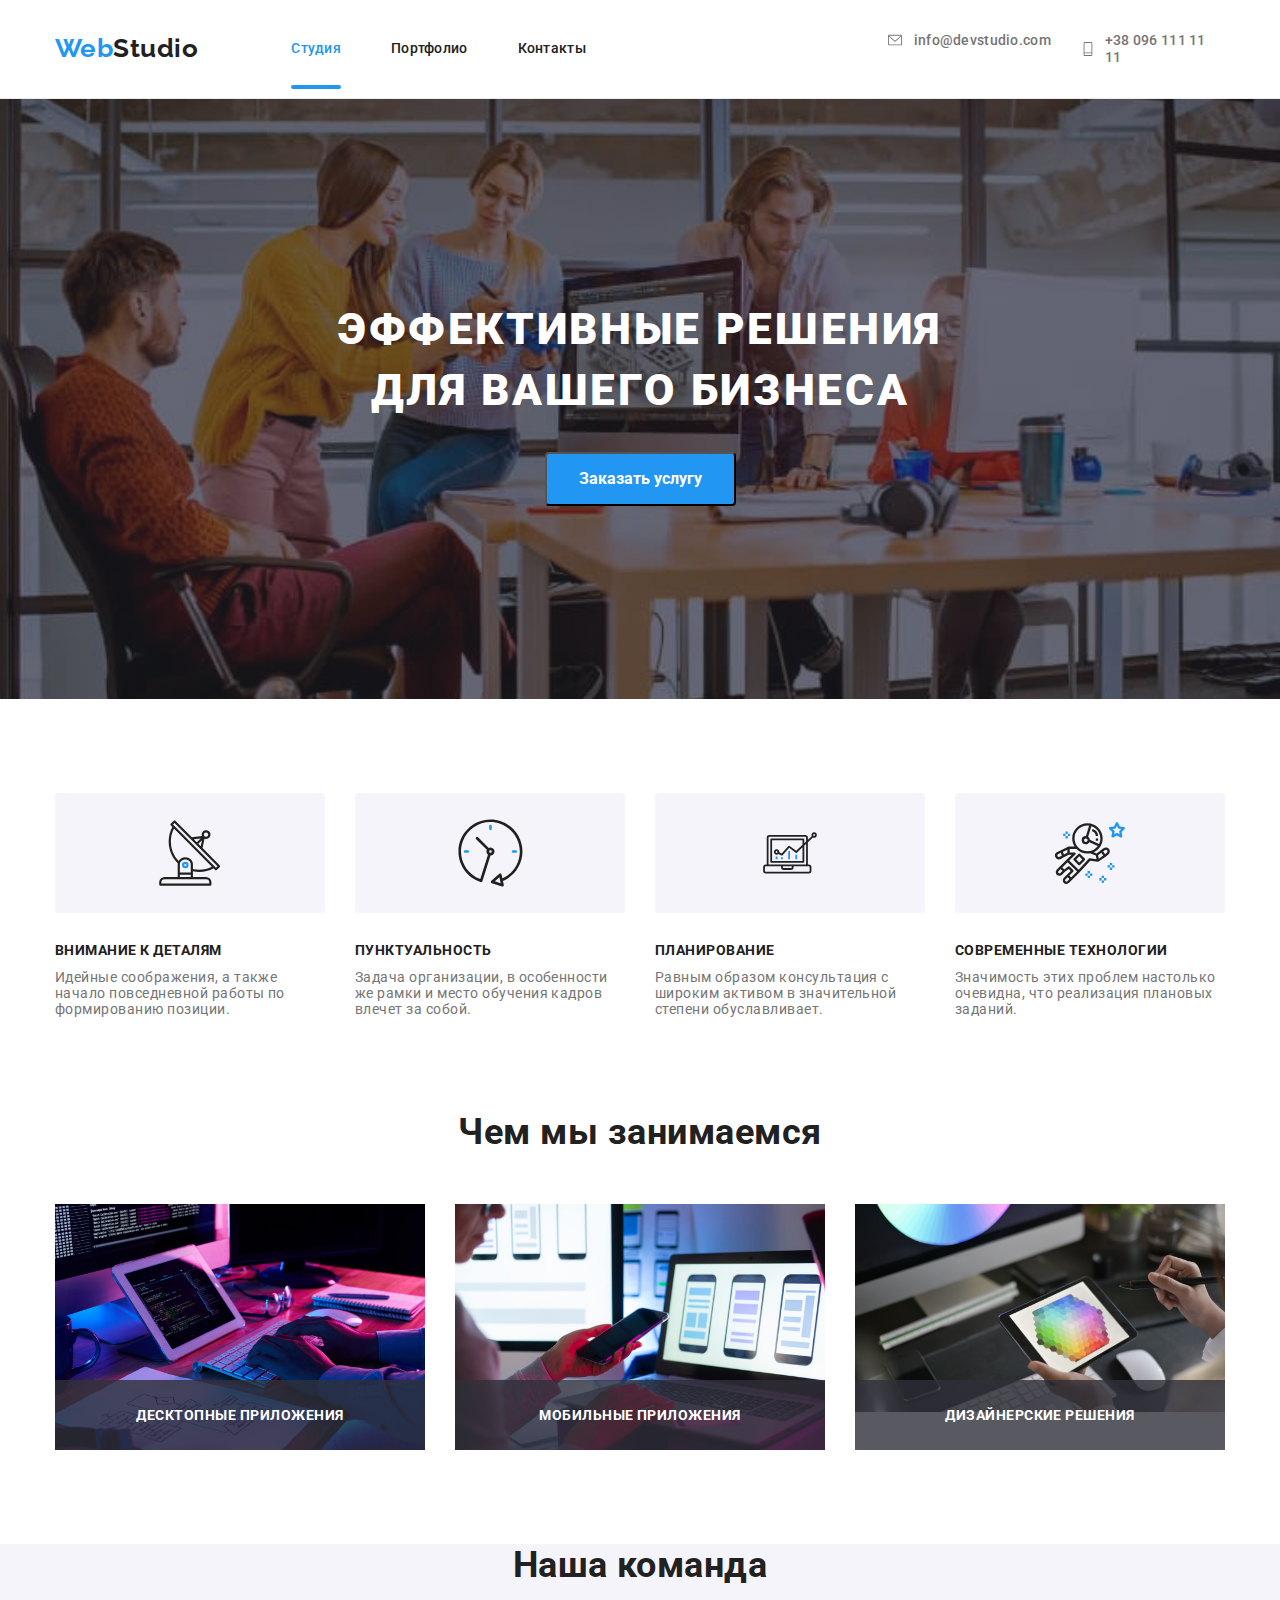
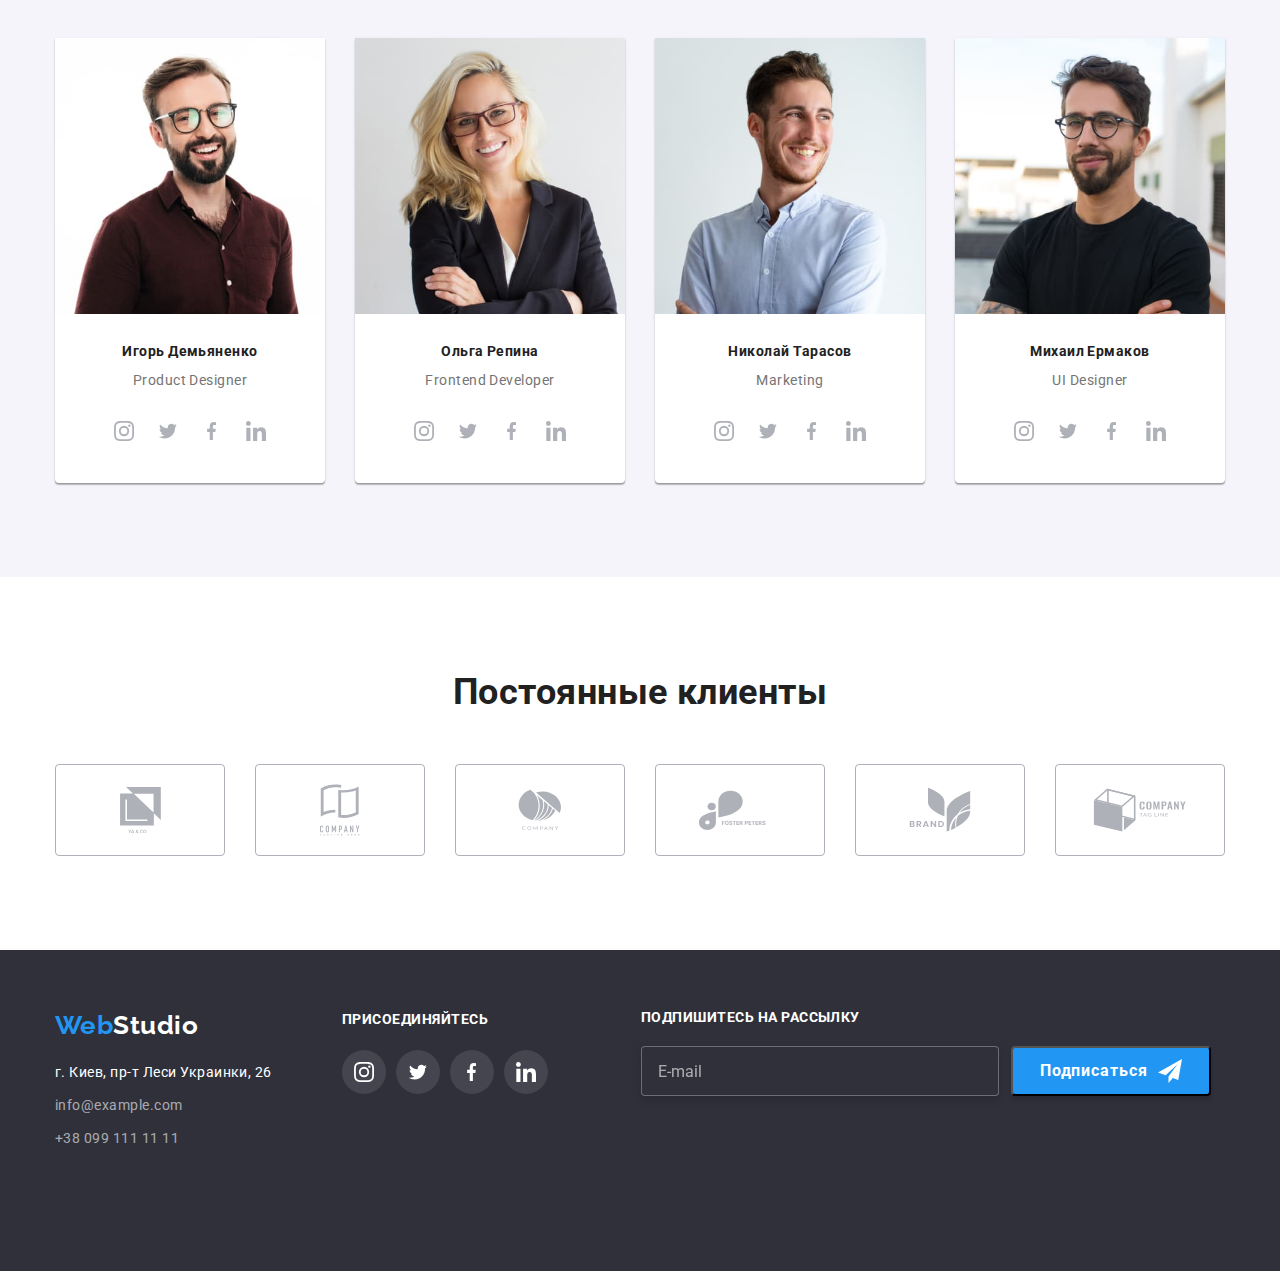
<file: index.html>
<!DOCTYPE html>
<html lang="ru">

<head>
    <meta charset="UTF-8">
    <meta http-equiv="X-UA-Compatible" content="IE=edge">
    <meta name="viewport" content="width=device-width, initial-scale=1.0">
    <title>Web Studio</title>
    <link href="https://fonts.googleapis.com/css2?family=Raleway:wght@700&family=Roboto:wght@400;500;700;900&display=swap"
        rel="stylesheet">
    <link rel="stylesheet" href="https://cdnjs.cloudflare.com/ajax/libs/modern-normalize/1.0.0/modern-normalize.min.css" />
    <link rel="stylesheet" href="./css/main.min.css">
</head>

<body>
    <!-- Header -->
    <header class="header">

        <div class="header__block container">
           <nav class="nav">
            <a href="#" class="nav__logo">Web<span class="nav__logo--span">Studio</span></a>
                </nav>
        <button 
            type="button" 
            class="header__button" 
            aria-expanded="false" 
            aria-controls="menu-container"
            data-menu-button>

                <svg class="header__icon" width="24" height="18" aria-label="Переключатель мобильного меню">
                    <use href="./image/icons1.svg#icon-icon-menu" class="header__icon--menu" ></use>
                    <use href="./image/icons1.svg#icon-icon-close" class="header__icon--close"></use>
                </svg>
            </button>    
           
                
            <!-- Content menu -header -->
            <div class="header__menu" id="menu-container" data-menu>
       
                <ul class="site-nav">
                    <li class="site-nav__item"><a href="./index.html" class="site-nav__link site-nav__link--current">Студия</a></li>
                    <li class="site-nav__item"><a href="./portfolio.html" class="site-nav__link">Портфолио</a></li>
                    <li class="site-nav__item"><a href="#" class="site-nav__link">Контакты</a></li>
                </ul>
            
                
                <ul class="auth">
                    <li class="auth__item">
                        <a href="mailto:info@devstudio.com" class="auth__link auth__link--email">
                
                            <svg class="auth__icon auth__icon--email">
                                <use href="./image/icons1.svg#icon-email"></use>
                            </svg>info@devstudio.com</a>
                    </li>
                
                    <li class="auth__item">
                        <a href="tel:+380961111111" class="auth__link auth__link--tel">
                
                            <svg class="auth__icon auth__icon--tel">
                                <use href="./image/icons1.svg#icon-tel"></use>
                            </svg>+38 096 111 11 11</a>
                    </li>
                </ul>

              <ul class="social-network">
                <li class="social-network__item"><a href="#" class="social-network__link">Instagram</a></li>
                <li class="social-network__item"><a href="#" class="social-network__link">Twitter</a></li>
                <li class="social-network__item"><a href="#" class="social-network__link">Facebook</a></li>
                <li class="social-network__item"><a href="#" class="social-network__link">Linkedin</a></li>
              </ul>
            
            </div> 
        </div>

    </header>
    <!-- Main -->
    <main>
        <!-- Hero-->
        <section class="hero">
            <h1 class="hero__title">Эффективные решения для вашего бизнеса</h1>
            <button type="button" class="hero__button" data-modal-open>Заказать услугу</button>
        </section>
        <!-- First section  -->
        <section class="section section-description">
            <div class="container">
            <h2 class="section-title display-none">Наши преимущества</h2>
            <ul class="section-description__list">

                <li class="section-description__item">

                    <div class="section-description__sprite">
                        <svg class="icon" width="65.32" height="70">
                            <use href="./image/icons1.svg#icon-antenna"></use>
                        </svg>
                    </div>

                    <h3 class="section-description__title">Внимание к деталям</h3>
                    <p class="section-description__text">Идейные соображения, а также начало повседневной работы по формированию позиции.</p>
                </li> 

                <li class="section-description__item">

                    <div class="section-description__sprite">
                        <svg class="icon" width="66.96" height="70">
                            <use href="./image/icons1.svg#icon-clock"></use>
                        </svg>
                    </div>

                    <h3 class="section-description__title" >Пунктуальность</h3>
                    <p class="section-description__text">Задача организации, в особенности же рамки и место обучения кадров влечет за собой.</p>
                </li>

                <li class="section-description__item">

                    <div class="section-description__sprite">
                        <svg class="icon" width="70" height="53.69">
                            <use href="./image/icons1.svg#icon-diagram"></use>
                        </svg>
                    </div>
                    
                    <h3 class="section-description__title">Планирование</h3>
                    <p class="section-description__text">Равным образом консультация с широким активом в значительной степени обуславливает.</p>
                </li>

                <li class="section-description__item">

                    <div class="section-description__sprite">
                        <svg class="icon" width="70" height="70">
                            <use href="./image/icons1.svg#icon-astronaut"></use>
                        </svg>
                    </div>

                    <h3 class="section-description__title">Современные технологии</h3>
                    <p class="section-description__text">Значимость этих проблем настолько очевидна, что реализация плановых заданий.</p>
                </li>
            </ul>
        </div>
        </section>

        <!-- Second section -->

        <section class="section section-photo">
            <div class="container">
            <h2 class="section-title">Чем мы занимаемся</h2>
            
            <ul class="section-photo__work">

                <li class="section-photo__item">
                    <img 
                    srcset="./image/eff34a388bbc6409758a002e5a58c3ca(1).jpg 1x, ./image/first-second.2x.jpg 2x"
                    src="./image/eff34a388bbc6409758a002e5a58c3ca(1).jpg" 
                    alt="Компьютер" 
                    width="370">
                    <p class="section-photo__text">Десктопные приложения</p>
                </li>
                   
                <li class="section-photo__item">
                    <img 
                    srcset="./image/(2)fe209b7db875477ca0f844823574082d.jpg 1x, ./image/second-second.2x.jpg 2x"
                    src="./image/(2)fe209b7db875477ca0f844823574082d.jpg" 
                    alt="Телефон"
                    width="370">
                    <p class="section-photo__text">Мобильные приложения</p>
                </li>

                <li class="section-photo__item">
                    <img 
                    srcset="./image/(3)ff490664ba91f138b9f708e01d65306a.jpg 1x, ./image/third-second.2x.jpg 2x"
                    src="./image/(3)ff490664ba91f138b9f708e01d65306a.jpg" alt="Планшет" width="370">
                    <p class="section-photo__text">Дизайнерские решения</p>
                </li>

            </ul>

        </div>
        </section>

        <!-- Third section -->
        <section class="section section-team">
            <div class="container">
            <h2 class="section-title">Наша команда</h2>

            <ul class="section-team__photos">

                <li class="section-team__item">
                    <img class="section-team__photo" 
                    srcset="./image/f101b0562402f9066520924acac0be8dc7.jpg 270w, ./image/photo-team/first-354.jpg 354w, ./image/photo-team/first-450.jpg 450w"
                    src="./image/f101b0562402f9066520924acac0be8dc7.jpg" alt="Игорь Демьяненко"
                    sizes="100vw">
                    <h3 class="section-team__title">Игорь Демьяненко</h3>
                    <p class="section-team__text">Product Designer</p>

                        <ul class="section-team__sprite">
                        <li><a class="section-team__button" href="#">
                            <svg class="section-team__icon" width="20" height="20">
                                <use  href="./image/icons1.svg#icon-instagram"></use>
                            </svg></a></li>
                        <li><a class="section-team__button" href="#">
                            <svg class="section-team__icon" width="20" height="16.25">
                                <use href="./image/icons1.svg#icon-twitter"></use>
                            </svg></a></li>
                        <li><a class="section-team__button" href="#">
                            <svg class="section-team__icon" width="10" height="20">
                                <use href="./image/icons1.svg#icon-facebook"></use>
                            </svg></a></li>
                        <li><a class="section-team__button" href="#" >
                            <svg class="section-team__icon" width="20" height="20">
                                <use href="./image/icons1.svg#icon-linkedin"></use>
                            </svg></a></li>
                        </ul>
                </li>

                <li class="section-team__item" >
                    <img class="section-team__photo" 
                    srcset="./image/f28ed9ff0c05008e3e7ae5285b05efd211.jpg 270w, ./image/photo-team/second-354.jpg 354w, ./image/photo-team/second-450.jpg 450w"
                    src="./image/f28ed9ff0c05008e3e7ae5285b05efd211.jpg" alt="Ольга Репина"
                    sizes="100vw">
                    <h3 class="section-team__title">Ольга Репина</h3>
                    <p class="section-team__text">Frontend Developer</p>

                    <ul class="section-team__sprite">
                    <li><a class="section-team__button" href="#">
                        <svg class="section-team__icon" width="20" height="20">
                            <use href="./image/icons1.svg#icon-instagram"></use>
                        </svg></a></li>
                    <li><a class="section-team__button" href="#">
                        <svg class="section-team__icon" width="20" height="16.25">
                            <use href="./image/icons1.svg#icon-twitter"></use>
                        </svg></a></li>
                    <li><a class="section-team__button" href="#">
                        <svg class="section-team__icon" width="10" height="20">
                            <use href="./image/icons1.svg#icon-facebook"></use>
                        </svg></a></li>
                    <li><a class="section-team__button" href="#">
                        <svg class="section-team__icon" width="20" height="20">
                            <use href="./image/icons1.svg#icon-linkedin"></use>
                        </svg></a></li>
                    </ul>
                </li>

                <li class="section-team__item">
                    <img class="section-team__photo" 
                    srcset="./image/f3c03fb848ed9dfc89543bbe97156c3661.jpg 270w, ./image/photo-team/third-354.jpg 354w, ./image/photo-team/third-450.jpg 450w"
                    src="./image/f3c03fb848ed9dfc89543bbe97156c3661.jpg" alt="Николай Тарасов"
                    sizes="100vw">
                    <h3 class="section-team__title">Николай Тарасов</h3>
                    <p class="section-team__text">Marketing</p>

                    <ul class="section-team__sprite">
                    <li><a class="section-team__button" href="#">
                        <svg class="section-team__icon" width="20" height="20">
                            <use href="./image/icons1.svg#icon-instagram"></use>
                        </svg></a></li>
                    <li><a class="section-team__button" href="#">
                        <svg class="section-team__icon" width="20" height="16.25">
                            <use href="./image/icons1.svg#icon-twitter"></use>
                        </svg></a></li>
                    <li><a class="section-team__button" href="#">
                        <svg class="section-team__icon" width="10" height="20">
                            <use href="./image/icons1.svg#icon-facebook"></use>
                        </svg></a></li>
                    <li><a class="section-team__button" href="#">
                        <svg class="section-team__icon" width="20" height="20">
                            <use href="./image/icons1.svg#icon-linkedin"></use>
                        </svg></a></li>
                    </ul>
                </li>

                <li class="section-team__item">
                    <img class="section-team__photo" 
                    srcset="./image/f47ff905b2d5f56aa0d2b29aa48e997cd8.jpg 270w, ./image/photo-team/fourth-354.jpg 354w, ./image/photo-team/fourth-450.jpg 450w"
                    src="./image/f47ff905b2d5f56aa0d2b29aa48e997cd8.jpg" alt="Михаил Ермаков"
                    sizes="100vw">
                    <h3 class="section-team__title">Михаил Ермаков</h3>
                    <p class="section-team__text">UI Designer</p>

                    <ul class="section-team__sprite">
                <li><a class="section-team__button" href="#">
                    <svg class="section-team__icon" width="20" height="20">
                        <use href="./image/icons1.svg#icon-instagram"></use>
                    </svg></a></li>
                <li><a class="section-team__button" href="#">
                    <svg class="section-team__icon" width="20" height="16.25">
                        <use href="./image/icons1.svg#icon-twitter"></use>
                    </svg></a></li>
                <li><a class="section-team__button" href="#">
                    <svg class="section-team__icon" width="10" height="20">
                        <use href="./image/icons1.svg#icon-facebook"></use>
                    </svg></a></li>
                <li><a class="section-team__button" href="#">
                    <svg class="section-team__icon" width="20" height="20">
                        <use href="./image/icons1.svg#icon-linkedin"></use>
                    </svg></a></li>
                </ul>
                </li>
            </ul>
        </div>
        </section>

<!-- Fourth section -->
<section class="section section-client">
    <div class="container">
    <h2 class="section-title">Постоянные клиенты</h2>

    <ul class="section-client__list">

        <li class="section-client__item">
            <a class="section-client__button" href="#">
                <svg class="section-client__icon" width="41" height="46.7">
                    <use href="./image/icons1.svg#icon-client1"></use>
                </svg>
            </a>
        </li>

        <li class="section-client__item">
        <a class="section-client__button" href="#">
            <svg class="section-client__icon" width="40" height="52">
                    <use href="./image/icons1.svg#icon-client2"></use>
                </svg>
            </a>
        </li>

        <li class="section-client__item">
        <a class="section-client__button" href="#">
            <svg class="section-client__icon" width="43.46" height="41.18">
                    <use href="./image/icons1.svg#icon-client3"></use>
                </svg>
            </a>
        </li>
        
        <li class="section-client__item">
            <a class="section-client__button" href="#">
                <svg class="section-client__icon" width="84.44" height="40.62">
                    <use href="./image/icons1.svg#icon-client4"></use>
                </svg>
            </a>
        </li>
        <li class="section-client__item">
        <a class="section-client__button" href="#">
            <svg class="section-client__icon" width="62.54" height="45.43">
                    <use href="./image/icons1.svg#icon-client5"></use>
                </svg>
            </a>
        </li>
        <li class="section-client__item">
            <a class="section-client__button" href="#">
                <svg class="section-client__icon" width="93.79" height="43.93">
                    <use href="./image/icons1.svg#icon-client6"></use>
                </svg>
            </a>
        </li>
    </ul>
    </div>
</section>
    </main>
    <!-- Footer -->
<footer class="footer">
    <div class="container footer__connection">

    <div class="footer__connection--tabletka">

        <div class="footer__connection--first">
    <a href="#" class="footer__logo">Web<span class="footer__span">Studio</span></a>
    <address class="footer__address">
        <ul>
            <li class="footer__item"><a href="#" class="footer__link footer__link--address">г. Киев, пр-т Леси Украинки, 26</a></li>
            <li class="footer__item"><a href="mailto:info@example.com" class="footer__link footer__link--mail">info@example.com</a></li>
            <li class="footer__item"><a href="tel:+380991111111" class="footer__link footer__link--tel">+38 099 111 11 11</a></li>
        </ul>
        </address></div>

        <div class="connection-messenger">
            <h3 class="connection-messenger__title">присоединяйтесь</h3>
            
            <ul class="connection-messenger__sprite">

                <li class="connection-messenger__link">
                    <a class="connection-messenger__button" href="#">
                    <svg class="connection-messenger__team" width="20" height="20">
                    <use href="./image/icons1.svg#icon-instagram"></use>
                    </svg></a></li>

                <li class="connection-messenger__link">
                    <a class="connection-messenger__button" href="#">
                    <svg class="connection-messenger__team" width="20" height="16.25">
                    <use href="./image/icons1.svg#icon-twitter"></use>
                    </svg></a></li>

                <li class="connection-messenger__link" >
                    <a class="connection-messenger__button" href="#">
                    <svg class="connection-messenger__team" width="10" height="20">
                    <use href="./image/icons1.svg#icon-facebook"></use>
                    </svg></a></li>

                <li class="connection-messenger__link">
                    <a class="connection-messenger__button" href="#">
                    <svg class="connection-messenger__team" width="20" height="20">
                    <use href="./image/icons1.svg#icon-linkedin"></use>
                    </svg></a></li>

                </ul>
            </div>
            </div>

            <div class="footer-email">
                <form>

                    <label class="footer-email__label" for="email">Подпишитесь на рассылку</label>
                    
                    <div class="footer-email__div">
                    <input class ="footer-email__input" type="email" name="email" id="email" placeholder="E-mail"/>
                    
                    <button class="footer-email__button" type="submit">Подписаться
                        <svg class="footer-email__icon" width="24" height="24">
                            <use href="./image/icons1.svg#icon-telegram"></use>
                        </svg>
                    </button>
                </div>

                </form>
            </div>
    </div>
</footer>

<!-- Modal window -->

<div class="backdrop is-hidden" data-modal>
<div class="backdrop__modal">
<button class="backdrop__button" type="button" data-modal-close >
    <svg class="backdrop__icon" width="11" height="11">
        <use href="./image/icons1.svg#icon-close-black">
        </use>
    </svg>
</button>

<form class="form-field">
    <h2 class="form-field__title">Оставьте свои данные, мы вам перезвоним</h2>
    
    <ul>

        <li class="form-field__item"> 
            <label class="form-field__label" for="name">Имя</label>
            <input class="form-field__input" type="text" name="name" id="name" placeholder=" "/>
            <svg class="form-field__icon" width="12" height="12">
                <use href="./image/icons1.svg#icon-name">   
                </use>
            </svg>
        </li>

        <li class="form-field__item">
            <label class="form-field__label" for="tel">Телефон</label>
            <input  class="form-field__input" type="text" name="tel" id="tel"/>
            <svg class="form-field__icon" width="13" height="13">
                <use href="./image/icons1.svg#icon-telefon"></use>
            </svg>
        
        </li>

        <li class="form-field__item">
            <label class="form-field__label" for="form-email">Почта</label>
            <input class="form-field__input" type="text" name="email" id="form-email"/>
        <svg class="form-field__icon" width="15" height="12">
            <use href="./image/icons1.svg#icon-email2"></use>
        </svg>
        </li>

    </ul>

    <label class="form-field__label" for="comment">Комментарий</label>
    <textarea class="form-field__comment" name="comment" id="comment" placeholder="Введите текст"></textarea>
    
    <label class="form-field__terms" >
    <input class="form-field__check" type="checkbox" name="terms" />
    <span class="form-field__box"></span>
    Соглашаюсь с рассылкой и принимаю 
    <a class="form-field__treaty" href="#">Условия договора</a></label>
    
    <button class="form-field__submit" type="submit">Отправить</button>

</form>

</div></div> 

<script src="./js/modal.js"></script>
<script src="./js/mobile-menu.js"></script>

</body>
</html>
</file>
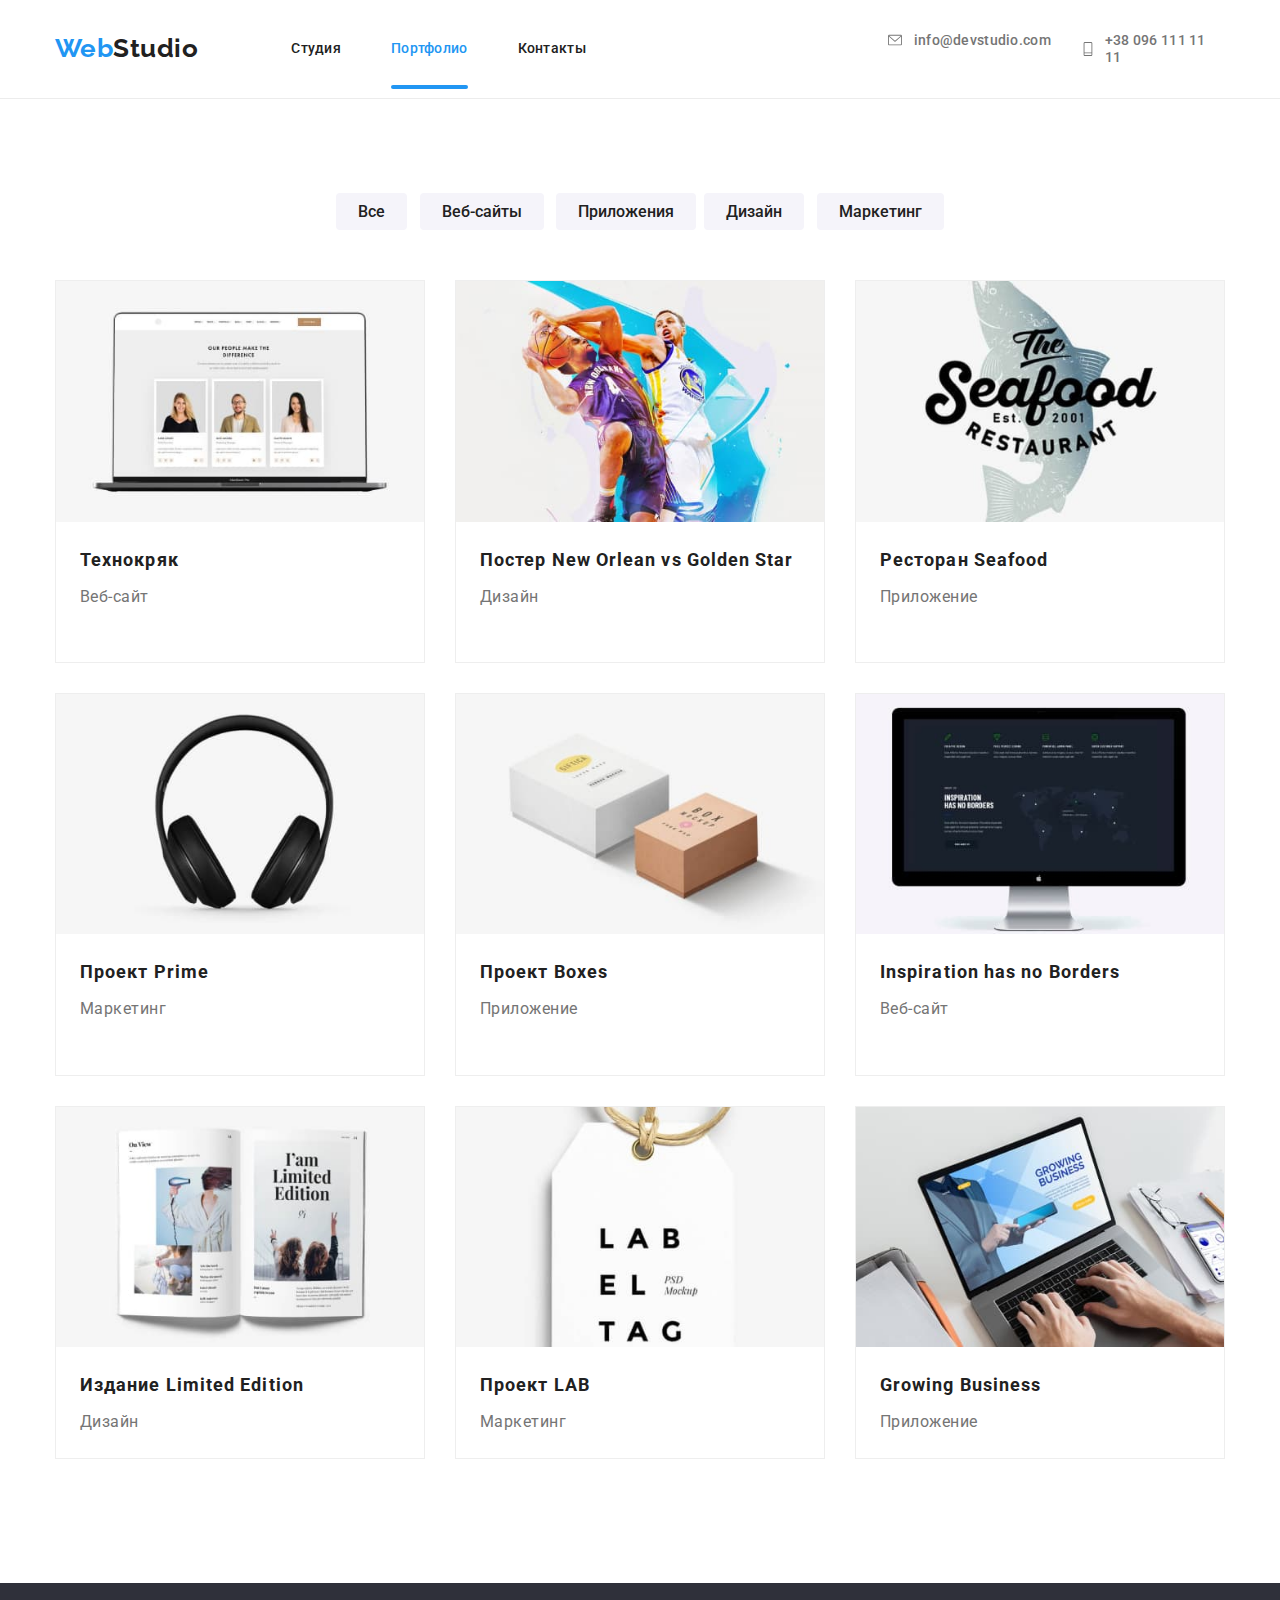
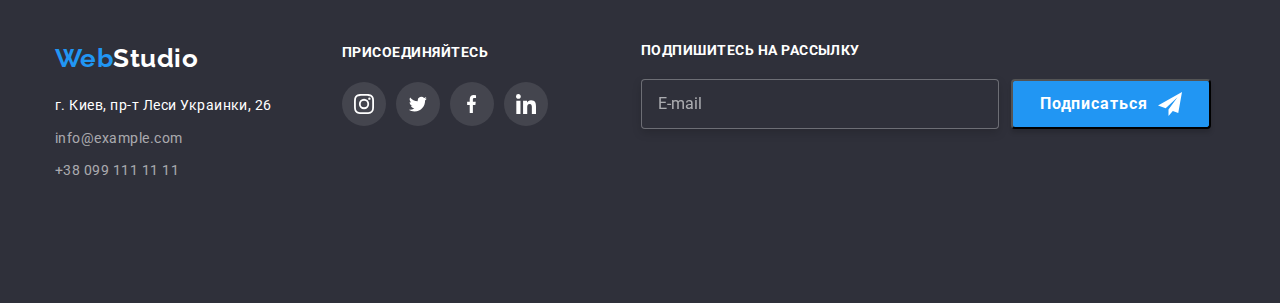
<file: portfolio.html>
<!DOCTYPE html>
<html lang="ru">

<head>
    <meta charset="UTF-8">
    <meta http-equiv="X-UA-Compatible" content="IE=edge">
    <meta name="viewport" content="width=device-width, initial-scale=1.0">
    <title>Web Studio</title>
    <link href="https://fonts.googleapis.com/css2?family=Raleway:wght@700&family=Roboto:wght@400;500;700;900&display=swap"
        rel="stylesheet">
    <link rel="stylesheet" href="https://cdnjs.cloudflare.com/ajax/libs/modern-normalize/1.0.0/modern-normalize.min.css" />
    <link rel="stylesheet" href="./css/main.min.css">
</head>

<body>
    <!-- Header -->
<header class="header">

    <div class="header__block container">
        <nav class="nav">
            <a href="#" class="nav__logo">Web<span class="nav__logo--span">Studio</span></a>
        </nav>
        <button type="button" class="header__button" aria-expanded="false" aria-controls="menu-container"
            data-menu-button>

            <svg class="header__icon" width="24" height="18" aria-label="Переключатель мобильного меню">
                <use href="./image/icons1.svg#icon-icon-menu" class="header__icon--menu"></use>
                <use href="./image/icons1.svg#icon-icon-close" class="header__icon--close"></use>
            </svg>
        </button>

        <!-- Content menu -header -->
        <div class="header__menu" id="menu-container" data-menu>

            <ul class="site-nav">
                <li class="site-nav__item"><a href="./index.html"
                        class="site-nav__link site-nav__link">Студия</a></li>
                <li class="site-nav__item"><a href="./portfolio.html" class="site-nav__link site-nav__link--current">Портфолио</a></li>
                <li class="site-nav__item"><a href="#" class="site-nav__link">Контакты</a></li>
            </ul>


            <ul class="auth">
                <li class="auth__item">
                    <a href="mailto:info@devstudio.com" class="auth__link auth__link--email">

                        <svg class="auth__icon auth__icon--email">
                            <use href="./image/icons1.svg#icon-email"></use>
                        </svg>info@devstudio.com</a>
                </li>

                <li class="auth__item">
                    <a href="tel:+380961111111" class="auth__link auth__link--tel">

                        <svg class="auth__icon auth__icon--tel">
                            <use href="./image/icons1.svg#icon-tel"></use>
                        </svg>+38 096 111 11 11</a>
                </li>
            </ul>

            <ul class="social-network">
                <li class="social-network__item"><a href="#" class="social-network__link">Instagram</a></li>
                <li class="social-network__item"><a href="#" class="social-network__link">Twitter</a></li>
                <li class="social-network__item"><a href="#" class="social-network__link">Facebook</a></li>
                <li class="social-network__item"><a href="#" class="social-network__link">Linkedin</a></li>
            </ul>

        </div>

    </div>

</header>
    <!-- Main -->
<main>
    <section class="main">
     <h1 class="display-none">Portfolio</h1>    
    <!-- Buttons -->
    <section class="section-filter">
        <h2 class="display-none">Filter</h2>
    <div class="section-filter__buttons container">
    <div class="section-filter__buttons--first">
    <button type="button" class="section-filter__filter">Все</button>
    <button type="button" class="section-filter__filter">Веб-сайты</button>
    <button type="button" class="section-filter__filter">Приложения</button>
    </div>
    <div class="section-filter__buttons--second">
    <button type="button" class="section-filter__filter">Дизайн</button>
    <button type="button" class="section-filter__filter">Маркетинг</button>
    </div>
    </div>
    </section>
    <!-- Photo -->
    <section class="section-service"> 
    <div class="container">
    <ul class="section-service__photo">

    <li class="section-service__container">
        <a href="#" class="section-service__link">
        <div class="section-service__thumb"> 
        <img 
        srcset="./image/image.portfolio/img(1)(1).jpg 370w, ./image/image.portfolio/img1-354.jpg 354w, ./image/image.portfolio/img1-450.jpg 450w"
        src="./image/image.portfolio/img(1)(1).jpg" alt="Технокряк"
        sizes="100vw">
        <div class="section-service__overlay">
        <p class="section-service__overlay--text">Ресурс предлагает комплексные предложения с разным уровнем функционала и сервисов. Все это позволит посетителю получить
        исчерпывающие сведения о компании или частном лице.</p>
        </div></div>
        
        <div class="section-service__border">
        <h2 class="section-service__title">Технокряк</h2>
        <p class="section-service__text">Веб-сайт</p></div></a> 
    </li>

        <li class="section-service__container">
        <a href="#" class="section-service__link">
        <div class="section-service__thumb">
        <img 
        srcset="./image/image.portfolio/img(2)(1).jpg 370w, ./image/image.portfolio/img2-354.jpg 354w, ./image/image.portfolio/img2-450.jpg 450w"
        src="./image/image.portfolio/img(2)(1).jpg" alt="Постер"
        sizes="100vw">
        <div class="section-service__overlay">
        <p class="section-service__overlay--text">Ресурс предлагает комплексные предложения с разным уровнем функционала и сервисов. Все это
        позволит посетителю получить исчерпывающие сведения о компании или частном лице.</p>
        </div></div>
        
        <div class="section-service__border">
        <h2 class="section-service__title">Постер New Orlean vs Golden Star</h2>
        <p class="section-service__text">Дизайн</p></div></a>
    </li>

        <li class="section-service__container">
        <a href="#" class="section-service__link">
        <div class="section-service__thumb">
        <img 
        srcset="./image/image.portfolio/img(3)(1).jpg 370w, ./image/image.portfolio/img3-354.jpg 354w, ./image/image.portfolio/img3-450.jpg 450w"
        src="./image/image.portfolio/img(3)(1).jpg" alt="Ресторан"
        sizes="100vw">
        <div class="section-service__overlay">
        <p class="section-service__overlay--text">Ресурс предлагает комплексные предложения с разным уровнем функционала и сервисов. Все это
        позволит посетителю получить исчерпывающие сведения о компании или частном лице.</p>
        </div></div>
        
        <div class="section-service__border">
        <h2 class="section-service__title">Ресторан Seafood</h2>
        <p class="section-service__text">Приложение</p></div></a>
    </li>

        <li class="section-service__container">
        <a href="#" class="section-service__link">
        <div class="section-service__thumb">
        <img
        srcset="./image/image.portfolio/img(4)(1).jpg 370w, ./image/image.portfolio/img4-354.jpg 354w, ./image/image.portfolio/img4-450.jpg 450w"
        src="./image/image.portfolio/img(4)(1).jpg" alt="Проект прайм"
        sizes="100vw">
        <div class="section-service__overlay">
        <p class="section-service__overlay--text">Ресурс предлагает комплексные предложения с разным уровнем функционала и сервисов. Все это
        позволит посетителю получить исчерпывающие сведения о компании или частном лице.</p>
        </div></div>
        
        <div class="section-service__border">
        <h2 class="section-service__title">Проект Prime</h2>
        <p class="section-service__text">Маркетинг</p></div></a>
    </li>

        <li class="section-service__container">
        <a href="#" class="section-service__link">
        <div class="section-service__thumb">
        <img 
        srcset="./image/image.portfolio/img(5)(1).jpg 370w, ./image/image.portfolio/img5-354.jpg 354w, ./image/image.portfolio/img5-450.jpg 450w "
        src="./image/image.portfolio/img(5)(1).jpg" alt="Проект бокс"
        sizes="100vw">
        <div class="section-service__overlay">
        <p class="section-service__overlay--text">Ресурс предлагает комплексные предложения с разным уровнем функционала и сервисов. Все это
        позволит посетителю получить исчерпывающие сведения о компании или частном лице.</p>
        </div></div>
        
        <div class="section-service__border">
        <h2 class="section-service__title">Проект Boxes</h2>
        <p class="section-service__text">Приложение</p></div></a>
    </li>

        <li class="section-service__container">
        <a href="#" class="section-service__link">
        <div class="section-service__thumb">
        <img
        srcset="./image/image.portfolio/img(6)(1).jpg 370w, ./image/image.portfolio/img6-354.jpg 354w, ./image/image.portfolio/img6-450.jpg 450w"
        src="./image/image.portfolio/img(6)(1).jpg" alt="Вдохновение"
        sizes="100vw">
        <div class="section-service__overlay">
        <p class="section-service__overlay--text">Ресурс предлагает комплексные предложения с разным уровнем функционала и сервисов. Все это
        позволит посетителю получить исчерпывающие сведения о компании или частном лице.</p>
        </div>
        </div>

        <div class="section-service__border">
        <h2 class="section-service__title">Inspiration has no Borders</h2>
        <p class="section-service__text">Веб-сайт</p></div></a>
    </li>

        <li class="section-service__container">
        <a href="#" class="section-service__link">
        <div class="section-service__thumb">
        <img 
        srcset="./image/image.portfolio/img(7)(1).jpg 370w, ./image/image.portfolio/img7-354.jpg 354w, ./image/image.portfolio/img7-450.jpg 450w"
        src="./image/image.portfolio/img(7)(1).jpg" alt="Издание"
        sizes="100vw">
        <div class="section-service__overlay">
        <p class="section-service__overlay--text">Ресурс предлагает комплексные предложения с разным уровнем функционала и сервисов. Все это
        позволит посетителю получить исчерпывающие сведения о компании или частном лице.</p>
        </div></div>
        
        <div class="section-service__border">
        <h2 class="section-service__title">Издание Limited Edition</h2>
        <p class="section-service__text">Дизайн</p></div></a>
    </li>

        <li class="section-service__container">
        <a href="#" class="section-service__link">
        <div class="section-service__thumb">
        <img 
        srcset="./image/image.portfolio/img(8)(1).jpg 370w, ./image/image.portfolio/img8-354.jpg 354w, ./image/image.portfolio/img8-450.jpg 450w"
        src="./image/image.portfolio/img(8)(1).jpg" alt="Проект лаб"
        sizes="100vw">
        <div class="section-service__overlay">
        <p class="section-service__overlay--text">Ресурс предлагает комплексные предложения с разным уровнем функционала и сервисов. Все это
        позволит посетителю получить исчерпывающие сведения о компании или частном лице.</p>
        </div></div>
        
        <div class="section-service__border">
        <h2 class="section-service__title">Проект LAB</h2>
        <p class="section-service__text">Маркетинг</p></div></a>
    </li>

        <li class="section-service__container">
        <a href="#" class="section-service__link">
        <div class="section-service__thumb">
        <img 
        srcset="./image/image.portfolio/img(9)(1).jpg 370w, ./image/image.portfolio/img9-354.jpg 354w, ./image/image.portfolio/img9-450.jpg 450w"
        src="./image/image.portfolio/img(9)(1).jpg" alt="Рост бизнеса"
        sizes="100vw">
        <div class="section-service__overlay">
        <p class="section-service__overlay--text">Ресурс предлагает комплексные предложения с разным уровнем функционала и сервисов. Все это
        позволит посетителю получить исчерпывающие сведения о компании или частном лице.</p>
        </div></div>
        
        <div class="section-service__border">
        <h2 class="section-service__title">Growing Business</h2>
        <p class="section-service__text">Приложение</p></div></a>
    </li>
    </ul>
    </div>
</section>
    </section>
</main>
    <!-- Footer -->
<footer class="footer">
    <div class="container footer__connection">

        <div class="footer__connection--tabletka">

        <div class="footer__connection--first">
            <a href="#" class="footer__logo">Web<span class="footer__span">Studio</span></a>
            <address class="footer__address">
                <ul>
                    <li class="footer__item"><a href="#" class="footer__link footer__link--address">г. Киев, пр-т Леси
                            Украинки, 26</a></li>
                    <li class="footer__item"><a href="mailto:info@example.com"
                            class="footer__link footer__link--mail">info@example.com</a></li>
                    <li class="footer__item"><a href="tel:+380991111111" class="footer__link footer__link--tel">+38 099
                            111 11 11</a></li>
                </ul>
            </address>
        </div>

        <div class="connection-messenger">
            <h3 class="connection-messenger__title">присоединяйтесь</h3>

            <ul class="connection-messenger__sprite">

                <li class="connection-messenger__link">
                    <a class="connection-messenger__button" href="#">
                        <svg class="connection-messenger__team" width="20" height="20">
                            <use href="./image/icons1.svg#icon-instagram"></use>
                        </svg></a>
                </li>

                <li class="connection-messenger__link">
                    <a class="connection-messenger__button" href="#">
                        <svg class="connection-messenger__team" width="20" height="16.25">
                            <use href="./image/icons1.svg#icon-twitter"></use>
                        </svg></a>
                </li>

                <li class="connection-messenger__link">
                    <a class="connection-messenger__button" href="#">
                        <svg class="connection-messenger__team" width="10" height="20">
                            <use href="./image/icons1.svg#icon-facebook"></use>
                        </svg></a>
                </li>

                <li class="connection-messenger__link">
                    <a class="connection-messenger__button" href="#">
                        <svg class="connection-messenger__team" width="20" height="20">
                            <use href="./image/icons1.svg#icon-linkedin"></use>
                        </svg></a>
                </li>

            </ul>
        </div></div>

        <div class="footer-email">
            <form>

                <label class="footer-email__label" for="email">Подпишитесь на рассылку</label>

                <div class="footer-email__div">
                    <input class="footer-email__input" type="email" name="email" id="email" placeholder="E-mail" />

                    <button class="footer-email__button" type="submit">Подписаться
                        <svg class="footer-email__icon" width="24" height="24">
                            <use href="./image/icons1.svg#icon-telegram"></use>
                        </svg>
                    </button>
                </div>

            </form>
        </div>
    </div>
</footer>
<script src="./js/mobile-menu.js"></script>
</body>
    
</html>
</file>
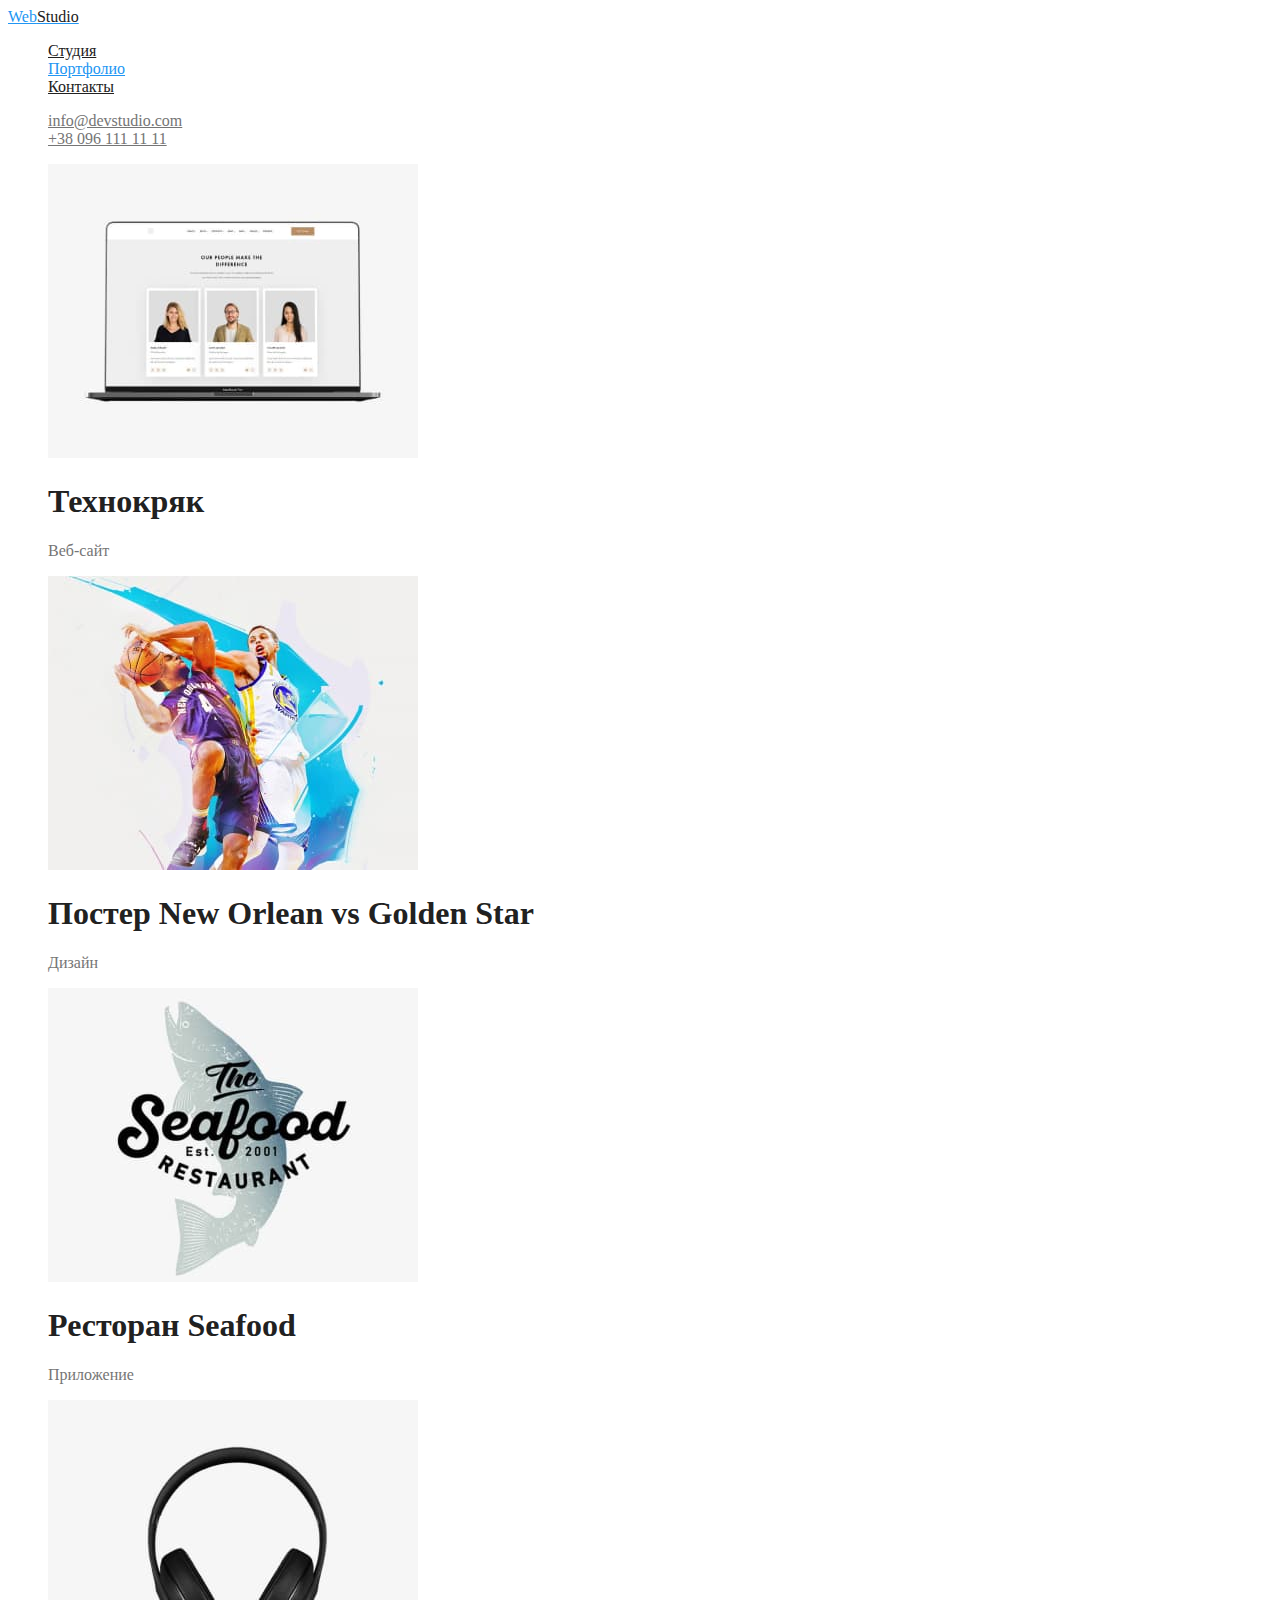
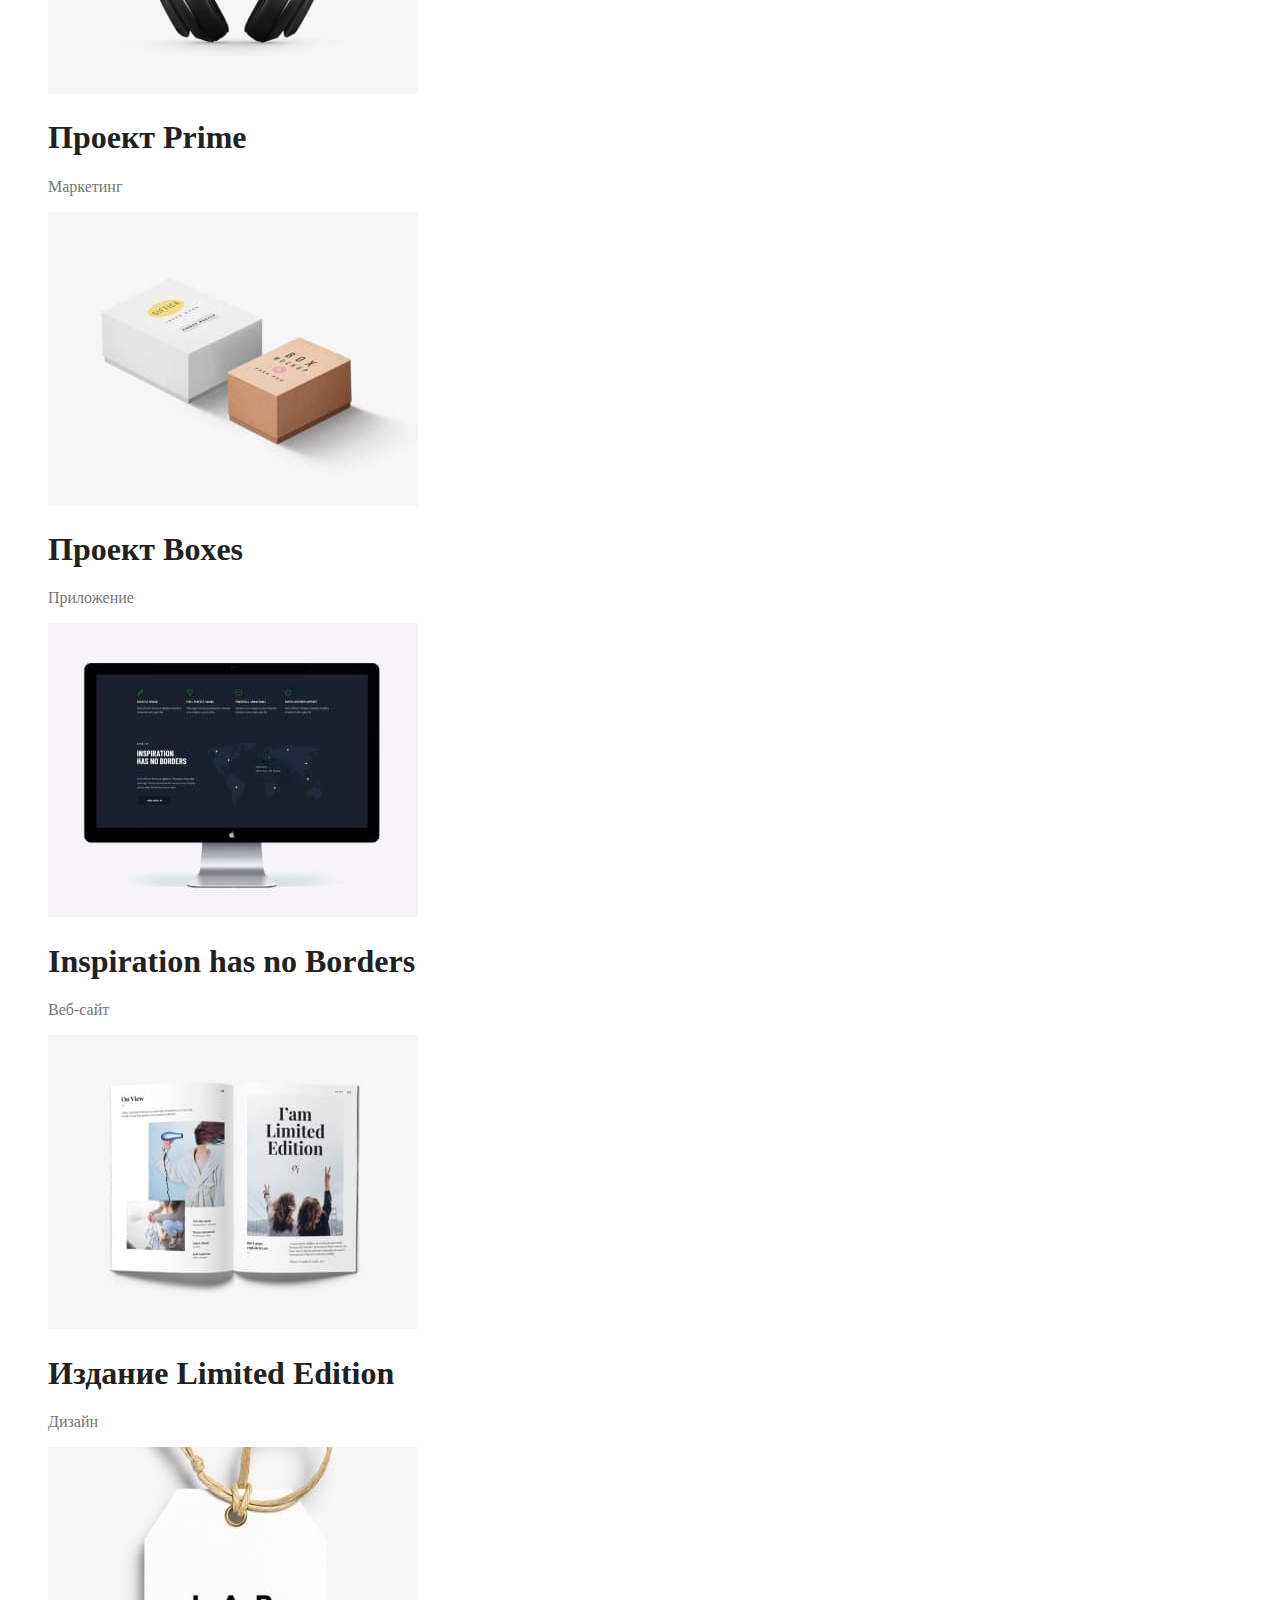
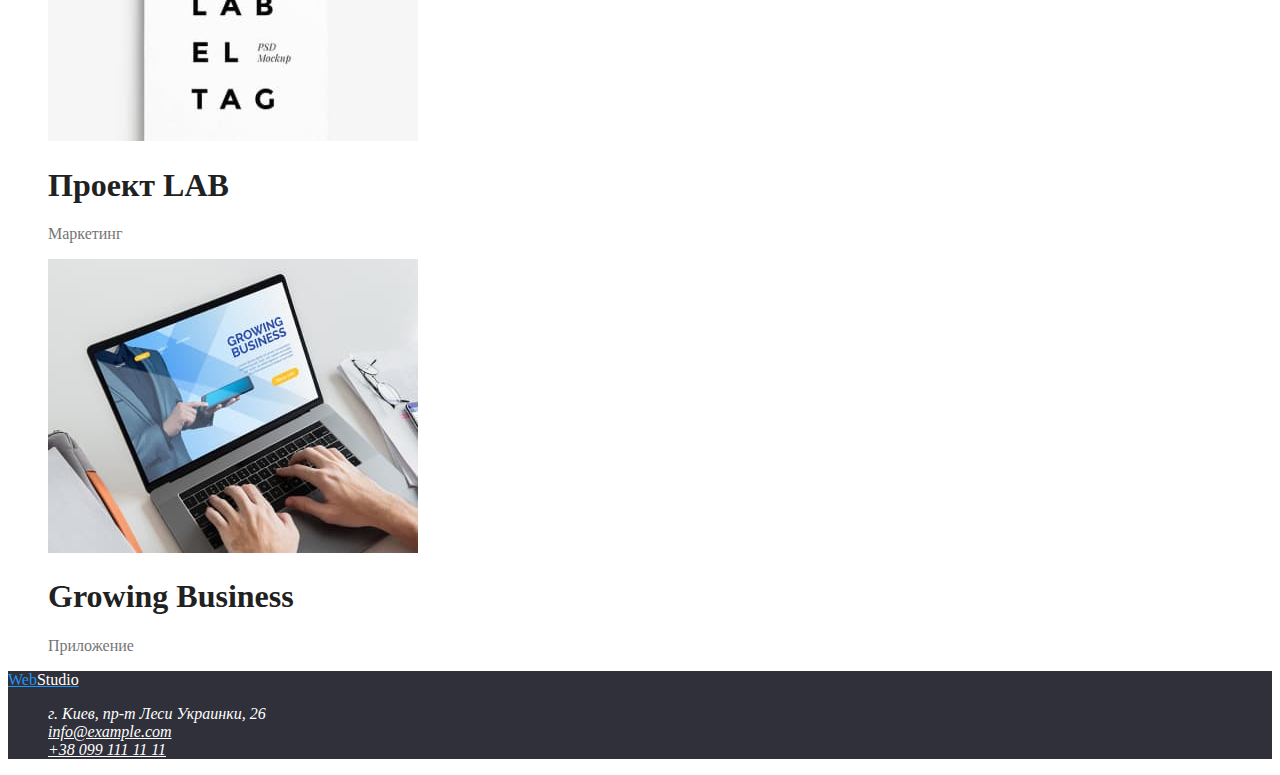
<file: potfolio.html>
<!DOCTYPE html>
<html lang="ru">

<head>
    <meta charset="UTF-8">
    <meta http-equiv="X-UA-Compatible" content="IE=edge">
    <meta name="viewport" content="width=device-width, initial-scale=1.0">
    <title>Web Studio</title>
    <link rel="stylesheet" href="./css/style.css">
</head>

<body class="page">
    <!-- Header -->
    <header>
        <nav>
            <a href="#" class="logo">Web<span class="logo-span">Studio</span></a>
            <ul class="site-nav">
                <li><a href="./index.html" class="link">Студия</a></li>
                <li><a href="./potfolio.html" class="link-current">Портфолио</a></li>
                <li><a href="#" class="link">Контакты</a></li>
            </ul>
        </nav>
        <ul class="auth-nav">
            <li><a href="mailto:info@devstudio.com" class="link">info@devstudio.com</a></li>
            <li><a href="tel:+380961111111" class="link">+38 096 111 11 11</a></li>
        </ul>
    </header>
    <!-- Main -->
<main>
    <ul>
        <li><img src="./image.portfolio/img(1)(1).jpg" alt="">
        <h1>Технокряк</h1>
        <p class="text">Веб-сайт</p> 
    </li>
        <li><img src="./image.portfolio/img(2)(1).jpg" alt="">
        <h1>Постер New Orlean vs Golden Star</h1>
        <p class="text">Дизайн</p>
    </li>
        <li><img src="./image.portfolio/img(3)(1).jpg" alt="">
        <h1>Ресторан Seafood</h1>
        <p class="text">Приложение</p>
    </li>
        <li><img src="./image.portfolio/img(4)(1).jpg" alt="">
        <h1>Проект Prime</h1>
        <p class="text">Маркетинг</p>
    </li>
        <li><img src="./image.portfolio/img(5)(1).jpg" alt="">
        <h1>Проект Boxes</h1>
        <p class="text">Приложение</p>
    </li>
        <li><img src="./image.portfolio/img(6)(1).jpg" alt="">
        <h1>Inspiration has no Borders</h1>
        <p class="text">Веб-сайт</p>
    </li>
        <li><img src="./image.portfolio/img(7)(1).jpg" alt="">
        <h1>Издание Limited Edition</h1>
        <p class="text">Дизайн</p>
    </li>
        <li><img src="./image.portfolio/img(8)(1).jpg" alt="">
        <h1>Проект LAB</h1>
        <p class="text">Маркетинг</p>
    </li>
        <li><img src="./image.portfolio/img(9)(1).jpg" alt="">
        <h1>Growing Business</h1>
        <p class="text">Приложение</p>
    </li>
    </ul>
</main>
    <!-- Footer -->
    <footer>
        <a href="#" class="logo">Web<span class="logo-span">Studio</span></a>
        <address>
            <ul class="address">
                <li>г. Киев, пр-т Леси Украинки, 26</li>
                <li><a href="mailto:info@example.com" class="link">info@example.com</a></li>
                <li><a href="tel:+380991111111" class="link">+38 099 111 11 11</a></li>
            </ul>
        </address>
    </footer>
</body>
    
</html>
</file>
<file: css/style.css>
/* Палитра  */

/* цвет текста #212121 */
/* вторичный цвет текста #757575 */
/* цвет фона #ffffff */
/* цвет акцента: #2196F3 */
 :root {
     --base-text-color: #212121;
     --title-text-color: #212121; 
     --accent-color: #2196F3;
     --hero-color: #ffffff;
     --text-color: #757575;
 }

.page {
    background-color: #ffffff;
    color: var(--base-text-color);
}

ul {
    list-style: none;
}

.logo {
    color: var(--accent-color);
}

/* header */

header .logo-span {
    color: var(--base-text-color);
}

.site-nav .link {
    color: var(--base-text-color);
}

.site-nav .link:hover {
    color: var(--accent-color);
}

.link-current {
    color: var(--accent-color);
}

.site-nav .link.current:hover,
.site-nav .link.current:focus {
    color: var(--base-text-color);
}

.auth-nav .link {
    color: var(--text-color);
}

.auth-nav .link:hover,
.site-nav .link:focus {
    color: var(--base-text-color);
}


/* Main */
/* Hero */

.hero {
    background-color: #2F303A;;
}
.hero-title {
    color: var(--hero-color);
}

.button {
    background-color: #2196F3;
    color: #ffffff;
}

.section-title {
    color: var(--title-text-color);
}

.description .title {
    color: var(--title-text-color);
}

.text {
    color: var(--text-color);
}

/* footer */

footer {
    background-color: #2F303A;;
}

footer .logo-span {
    color: var(--hero-color);
}

.address {
    color: var(--hero-color);
}

.address .link {
    color: var(--hero-color);
}

.address-link {
    color: var(--hero-color);
}




 /* font-family:'Roboto';
 font-style: normal;
 font-weight: 500;
 font-size: 14px;
 line-height: 16px;
 letter-spacing: 0.02em;
 color:  #212121; */


/* 
.logo {
    font-family: 'Raleway';
    font-style: normal;
    font-weight: 700;
    font-size: 26px;
    line-height: 31px;
    letter-spacing: 0.03em;
} */
</file>
<file: css/main.min.css>
html{-webkit-box-sizing:border-box;box-sizing:border-box}*,*::before,*::after{-webkit-box-sizing:border-box;box-sizing:border-box}body{background-color:#fff;color:#212121;font-family:Roboto,sans-serif;letter-spacing:0.03em}ul{list-style:none;margin-top:0;margin-bottom:0;padding-left:0}a{text-decoration:none}@media screen and (min-width: 480px){.section{padding-bottom:60px}}@media screen and (min-width: 1200px){.section{padding-bottom:94px}}.section-title{margin-top:0;margin-bottom:0;color:#212121;font-weight:700;font-size:36px;line-height:1.2;text-align:center}.container{margin:0 auto;padding-left:15px;padding-right:15px}@media screen and (min-width: 480px){.container{width:480px}}@media screen and (min-width: 768px){.container{width:768px}}@media screen and (min-width: 1200px){.container{width:1200px}}.display-none{display:none}.header{border-bottom:1px solid #ECECEC;position:relative}.header__block{display:-webkit-box;display:-ms-flexbox;display:flex;-webkit-box-align:center;-ms-flex-align:center;align-items:center}@media screen and (max-width: 768px){.header__block{-webkit-box-pack:justify;-ms-flex-pack:justify;justify-content:space-between}}@media screen and (min-width: 768px){.header__block{-webkit-box-pack:center;-ms-flex-pack:center;justify-content:center}}.nav{display:-webkit-box;display:-ms-flexbox;display:flex;-webkit-box-align:center;-ms-flex-align:center;align-items:center}.nav__logo{color:#2196F3;font-family:Raleway,sans-serif;font-weight:700;font-size:26px;line-height:1.2}@media screen and (max-width: 768px){.nav__logo{padding:16px 0}}@media screen and (max-width: 1200px){.nav__logo{margin-right:88px}}@media screen and (min-width: 1200px){.nav__logo{margin-right:93px}}.nav__logo--span{color:#212121}@media screen and (min-width: 768px){.site-nav{display:-webkit-box;display:-ms-flexbox;display:flex}}@media screen and (max-width: 768px){.site-nav__item:not(:last-child){margin-bottom:32px}}@media screen and (min-width: 768px){.site-nav__item:not(:last-child){margin-bottom:0}}.site-nav__item:not(:last-child){margin-right:50px}.site-nav__link{display:block;color:#212121;font-weight:500;letter-spacing:0.02em;line-height:1.2;-webkit-transition:color 250ms cubic-bezier(0.4, 0, 0.2, 1);transition:color 250ms cubic-bezier(0.4, 0, 0.2, 1)}@media screen and (max-width: 768px){.site-nav__link{font-size:40px}}@media screen and (min-width: 768px){.site-nav__link{padding-top:32px;padding-bottom:32px;font-size:14px}}.site-nav__link:hover{color:#2196F3}.site-nav__link--current{position:relative;color:#2196F3;-webkit-transition:color 250ms cubic-bezier(0.4, 0, 0.2, 1);transition:color 250ms cubic-bezier(0.4, 0, 0.2, 1)}.site-nav__link--current:hover,.site-nav__link--current:focus{color:#2196F3}.site-nav__link--current::after{content:"";position:absolute;width:100%;height:4px;left:0;bottom:0;background-color:#2196F3;border-radius:2px}@media screen and (max-width: 768px){.site-nav__link--current::after{display:none}}@media screen and (min-width: 768px){.site-nav__link--current::after{display:inline-block}}@media screen and (max-width: 768px){.auth{margin:0}}@media screen and (min-width: 768px){.auth{margin-left:84px}}@media screen and (min-width: 1200px){.auth{padding-top:0;margin-left:300px;display:-webkit-box;display:-ms-flexbox;display:flex}}@media screen and (max-width: 1200px){.auth__item:not(:last-child){margin-bottom:10px}}@media screen and (min-width: 1200px){.auth__item{-webkit-box-align:center;-ms-flex-align:center;align-items:center}.auth__item:not(:last-child){margin-right:30px}}.auth__link{display:-webkit-box;display:-ms-flexbox;display:flex;-webkit-box-align:center;-ms-flex-align:center;align-items:center;color:#757575;font-weight:500;letter-spacing:0.02em;color:#757575;-webkit-transition:color 250ms cubic-bezier(0.4, 0, 0.2, 1);transition:color 250ms cubic-bezier(0.4, 0, 0.2, 1)}@media screen and (max-width: 768px){.auth__link--email{font-size:34px;line-height:1.18;color:#2196F3;margin-top:302px;margin-bottom:32px}}@media screen and (min-width: 768px){.auth__link--email{margin-top:0;margin-bottom:0;color:#757575}}@media screen and (max-width: 768px){.auth__link--tel{font-size:24px;line-height:1.1;color:#757575;margin-bottom:64px}}@media screen and (min-width: 768px){.auth__link--tel{margin-bottom:0}}@media screen and (min-width: 768px){.auth__link{font-size:12px;line-height:1.16}}@media screen and (min-width: 1200px){.auth__link{font-size:14px;line-height:1.2;padding-top:32px;padding-bottom:32px}}.auth__link:hover{color:#2196F3}.auth__icon{fill:currentColor;margin-right:8px}@media screen and (max-width: 768px){.auth__icon{display:none}}@media screen and (min-width: 768px){.auth__icon{display:block}}@media screen and (max-width: 1200px){.auth__icon--email{width:16px;height:12px}.auth__icon--tel{width:12px;height:16px}}@media screen and (min-width: 1200px){.auth__icon{margin-right:10px}.auth__icon--email{width:18px;height:14px}.auth__icon--tel{width:14px;height:18px}}@media screen and (max-width: 768px){.header__button{position:absolute;top:10px;right:5%;z-index:999;display:-webkit-inline-box;display:-ms-inline-flexbox;display:inline-flex;-webkit-box-align:center;-ms-flex-align:center;align-items:center;-webkit-box-pack:center;-ms-flex-pack:center;justify-content:center;margin:0;padding:0;width:40px;height:40px;border:none;background-color:#fff;color:#212121}.header__button:hover{color:#2196F3}}@media screen and (min-width: 768px){.header__button{display:none}}.header__button.is-open .header__icon--close{display:block}.header__button.is-open .header__icon--menu{display:none}.header__icon{fill:currentColor}.header__icon--close{display:none}.header__menu{z-index:99;background-color:#fff}@media screen and (max-width: 768px){.header__menu{display:none;position:absolute;top:0;left:0;width:100%;height:796px;padding:48px 40px}.header__menu.is-open{display:block}}@media screen and (min-width: 768px){.header__menu{display:-webkit-box;display:-ms-flexbox;display:flex;-webkit-box-align:center;-ms-flex-align:center;align-items:center;position:unset;height:100%;padding:0}}.social-network{display:-webkit-box;display:-ms-flexbox;display:flex;margin-top:32px}@media screen and (min-width: 768px){.social-network{display:none}}.social-network__link{font-weight:500;font-size:18px;line-height:1.2;letter-spacing:0.02em;color:#2196F3}.social-network__item:nth-child(n+2){padding-left:10px}.social-network__item:not(:last-child){padding-right:10px;border-right:1px solid rgba(33,33,33,0.2)}.hero{max-width:1600px;height:600px;margin:0 auto;padding-bottom:200px;padding-top:200px;text-align:center;background-color:#2F303A;background-image:-webkit-gradient(linear, left top, right top, from(rgba(47,48,58,0.4)), to(rgba(47,48,58,0.4))),url(../image/Headerimg-480.jpg);background-image:linear-gradient(to right, rgba(47,48,58,0.4), rgba(47,48,58,0.4)),url(../image/Headerimg-480.jpg);background-size:cover;background-repeat:no-repeat;background-position:center}@media screen and (max-width: 768px){.hero{background-image:-webkit-gradient(linear, left top, right top, from(rgba(47,48,58,0.4)), to(rgba(47,48,58,0.4))),url(../image/Headerimg-480.jpg);background-image:linear-gradient(to right, rgba(47,48,58,0.4), rgba(47,48,58,0.4)),url(../image/Headerimg-480.jpg)}}@media screen and (max-width: 768px) and (min-device-pixel-ratio: 2), screen and (max-width: 768px) and (-webkit-min-device-pixel-ratio: 2), screen and (max-width: 768px) and (min-resolution: 192dpi), screen and (max-width: 768px) and (min-resolution: 2dppx){.hero{background-image:-webkit-gradient(linear, left top, right top, from(rgba(47,48,58,0.4)), to(rgba(47,48,58,0.4))),url(../image/Headerimg@2x-480.jpg);background-image:linear-gradient(to right, rgba(47,48,58,0.4), rgba(47,48,58,0.4)),url(../image/Headerimg@2x-480.jpg)}}@media screen and (min-width: 768px){.hero{background-image:linear-gradient to right,rgba(47,48,58,0.4),rgba(47,48,58,0.4),url(../image/Headerimg-768.jpg)}}@media screen and (min-width: 768px) and (min-device-pixel-ratio: 2), screen and (min-width: 768px) and (-webkit-min-device-pixel-ratio: 2), screen and (min-width: 768px) and (min-resolution: 192dpi), screen and (min-width: 768px) and (min-resolution: 2dppx){.hero{background-image:-webkit-gradient(linear, left top, right top, from(rgba(47,48,58,0.4)), to(rgba(47,48,58,0.4))),url(../image/Headerimg2x-768.jpg);background-image:linear-gradient(to right, rgba(47,48,58,0.4), rgba(47,48,58,0.4)),url(../image/Headerimg2x-768.jpg)}}@media screen and (min-width: 1200px){.hero{background-image:-webkit-gradient(linear, left top, right top, from(rgba(47,48,58,0.4)), to(rgba(47,48,58,0.4))),url(../image/Img.hero.jpg);background-image:linear-gradient(to right, rgba(47,48,58,0.4), rgba(47,48,58,0.4)),url(../image/Img.hero.jpg)}}@media screen and (min-width: 1200px) and (min-device-pixel-ratio: 2), screen and (min-width: 1200px) and (-webkit-min-device-pixel-ratio: 2), screen and (min-width: 1200px) and (min-resolution: 192dpi), screen and (min-width: 1200px) and (min-resolution: 2dppx){.hero{background-image:-webkit-gradient(linear, left top, right top, from(rgba(47,48,58,0.4)), to(rgba(47,48,58,0.4))),url(../image/Img2x.hero.jpg);background-image:linear-gradient(to right, rgba(47,48,58,0.4), rgba(47,48,58,0.4)),url(../image/Img2x.hero.jpg)}}.hero__title{margin:0 auto 30px;color:#fff;font-weight:900;letter-spacing:0.06em;text-transform:uppercase}@media screen and (max-width: 1199px){.hero__title{font-size:26px;line-height:1.6;width:360px}}@media screen and (min-width: 1200px){.hero__title{font-size:44px;line-height:1.4;width:696px}}.hero__button{display:inline-block;padding:10px 32px;border-radius:4px;background-color:#2196F3;color:#fff;font-family:inherit;font-weight:700;font-size:16px;line-height:1.9;cursor:pointer}@media screen and (max-width: 1200px){.section-description{padding-top:60px;padding-bottom:60px}}@media screen and (min-width: 1200px){.section-description{padding-top:94px}}@media screen and (min-width: 768px){.section-description__list{display:-webkit-box;display:-ms-flexbox;display:flex;-ms-flex-wrap:wrap;flex-wrap:wrap}}@media screen and (max-width: 768px){.section-description__item:not(:last-child){margin-bottom:30px}}@media screen and (min-width: 768px) and (max-width: 1200px){.section-description__item{width:354px}.section-description__item:nth-child(-n+2){margin-bottom:30px}.section-description__item:nth-child(odd){margin-right:30px}}@media screen and (min-width: 1200px){.section-description__item{width:270px}.section-description__item:not(:last-child){margin-right:30px}}.section-description__sprite{display:-webkit-box;display:-ms-flexbox;display:flex;-webkit-box-align:center;-ms-flex-align:center;align-items:center;-webkit-box-pack:center;-ms-flex-pack:center;justify-content:center;height:120px;margin-bottom:30px;background:#F5F4FA;border-radius:4px}.section-description__title{color:#212121;margin-top:0;margin-bottom:10px;font-weight:700;font-size:14px;line-height:1.14;text-transform:uppercase}@media screen and (max-width: 767px){.section-description__title{text-align:center}}.section-description__text{color:#757575;margin:0;font-weight:400;font-size:14px}.section-photo{margin-right:0}@media screen and (max-width: 1200px){.section-photo{display:none}}@media screen and (min-width: 1200px){.section-photo{display:block}}.section-photo .section-title{margin-bottom:50px}.section-photo__work{display:-webkit-box;display:-ms-flexbox;display:flex;-webkit-box-pack:justify;-ms-flex-pack:justify;justify-content:space-between}.section-photo__item{position:relative;display:block;max-width:100%;height:auto}.section-photo__item img{display:block}.section-photo__text{position:absolute;bottom:0;left:0;width:100%;height:70px;margin:0;font-weight:700;font-size:14px;line-height:1.14;text-align:center;text-transform:uppercase;color:#fff;background:rgba(47,48,58,0.8);display:-webkit-box;display:-ms-flexbox;display:flex;-webkit-box-align:center;-ms-flex-align:center;align-items:center;-webkit-box-pack:center;-ms-flex-pack:center;justify-content:center}.section-team{background-color:#F5F4FA;text-align:center}@media screen and (max-width: 1199px){.section-team{padding-top:60px;padding-bottom:60px}}@media screen and (max-width: 1200px){.section-team .section-title{margin-bottom:30px}}@media screen and (min-width: 1200px){.section-team .section-title{margin-bottom:50px}}.section-team__item{background-color:#fff;-webkit-box-shadow:0px 1px 3px rgba(0,0,0,0.12),0px 1px 1px rgba(0,0,0,0.14),0px 2px 1px rgba(0,0,0,0.2);box-shadow:0px 1px 3px rgba(0,0,0,0.12),0px 1px 1px rgba(0,0,0,0.14),0px 2px 1px rgba(0,0,0,0.2);border-radius:0px 0px 4px 4px}@media screen and (min-width: 480px){.section-team__item{width:450px}}@media screen and (max-width: 768px){.section-team__item:not(:last-child){margin-bottom:30px}}@media screen and (min-width: 768px) and (max-width: 1200px){.section-team__item{width:354px}.section-team__item:nth-child(odd){margin-right:30px}.section-team__item:not(:last-child){margin-bottom:0}.section-team__item:nth-child(-n+2){margin-bottom:30px}}@media screen and (min-width: 1200px){.section-team__item{width:270px}.section-team__item:nth-child(-n+2){margin-bottom:0}.section-team__item:nth-child(odd){margin-right:0}}@media screen and (min-width: 768px){.section-team__photos{display:-webkit-box;display:-ms-flexbox;display:flex;-ms-flex-wrap:wrap;flex-wrap:wrap}}@media screen and (min-width: 1200px){.section-team__photos{display:-webkit-box;display:-ms-flexbox;display:flex;-webkit-box-pack:justify;-ms-flex-pack:justify;justify-content:space-between}}.section-team__photo{display:block;max-width:100%;height:auto;margin-bottom:30px}.section-team__title{margin-top:0;margin-bottom:10px;color:#212121;font-weight:700;font-size:14px;line-height:1.1}.section-team__text{margin-top:0;margin-bottom:16px;color:#757575;font-weight:400;font-size:14px;line-height:1.7}.section-team__sprite{display:-webkit-box;display:-ms-flexbox;display:flex;padding:0;-webkit-box-align:center;-ms-flex-align:center;align-items:center;-webkit-box-pack:center;-ms-flex-pack:center;justify-content:center;padding-bottom:30px}.section-team__button{display:-webkit-box;display:-ms-flexbox;display:flex;-webkit-box-align:center;-ms-flex-align:center;align-items:center;-webkit-box-pack:center;-ms-flex-pack:center;justify-content:center;width:44px;height:44px;border-radius:50%;color:#AFB1B8;background-color:#fff;-webkit-transition:background-color 250ms cubic-bezier(0.4, 0, 0.2, 1),color 250ms cubic-bezier(0.4, 0, 0.2, 1);transition:background-color 250ms cubic-bezier(0.4, 0, 0.2, 1),color 250ms cubic-bezier(0.4, 0, 0.2, 1)}.section-team__button:not(:last-child){margin-right:10px}.section-team__button:hover{color:#fff;background-color:#2196F3}.section-team__icon{fill:currentColor}.section-client{text-align:center}@media screen and (max-width: 1200px){.section-client{padding-top:60px;padding-bottom:60px}}@media screen and (min-width: 1200px){.section-client{padding-top:94px}}@media screen and (max-width: 1200px){.section-client .section-title{margin-bottom:30px}}@media screen and (min-width: 1200px){.section-client .section-title{margin-bottom:50px}}.section-client__list{display:-webkit-box;display:-ms-flexbox;display:flex;margin:0 auto}@media screen and (max-width: 1200px){.section-client__list{-ms-flex-wrap:wrap;flex-wrap:wrap}}@media screen and (min-width: 1200px){.section-client__list{-webkit-box-pack:center;-ms-flex-pack:center;justify-content:center;-webkit-box-align:center;-ms-flex-align:center;align-items:center}}@media screen and (max-width: 768px){.section-client__item{width:calc((100% - 4 * 15px) / 2)}.section-client__item:nth-child(-n+4){margin-bottom:30px}}.section-client__item:nth-child(odd){margin-right:30px}@media screen and (min-width: 768px) and (max-width: 1200px){.section-client__item{width:226px}.section-client__item:nth-child(-n+3){margin-bottom:30px}.section-client__item:nth-child(odd){margin-right:0}.section-client__item:not(:nth-child(3n)){margin-right:30px}}@media screen and (min-width: 1200px){.section-client__item{width:170px;-webkit-box-pack:center;-ms-flex-pack:center;justify-content:center}.section-client__item:nth-child(-n+3){margin-bottom:0}.section-client__item:not(:last-child){margin-right:30px}}.section-client__button{display:-webkit-box;display:-ms-flexbox;display:flex;-webkit-box-align:center;-ms-flex-align:center;align-items:center;-webkit-box-pack:center;-ms-flex-pack:center;justify-content:center;margin:0;padding:0;height:92px;border:1px solid #AFB1B8;border-radius:4px;color:#afb1b8;-webkit-transition:color 250ms cubic-bezier(0.4, 0, 0.2, 1);transition:color 250ms cubic-bezier(0.4, 0, 0.2, 1)}.section-client__button:hover{border:1px solid #2196F3;color:#2196F3}.section-client__icon{fill:currentColor}.footer{background-color:#2F303A;padding-top:60px;padding-bottom:60px}@media screen and (max-width: 1200px){.footer{text-align:center}}@media screen and (min-width: 1200px){.footer__connection{display:-webkit-box;display:-ms-flexbox;display:flex}}@media screen and (min-width: 1200px){.footer__connection--first{margin-right:70px}}@media screen and (min-width: 768px) and (max-width: 1200px){.footer__connection--tabletka{display:-webkit-box;display:-ms-flexbox;display:flex;-ms-flex-pack:distribute;justify-content:space-around}}@media screen and (min-width: 1200px){.footer__connection--tabletka{display:-webkit-box;display:-ms-flexbox;display:flex}}.footer__logo{margin-bottom:20px;display:inline-block;color:#2196F3;font-family:Raleway,sans-serif;font-weight:700;font-size:26px;line-height:1.2}.footer__span{color:#fff}.footer__address{font-style:normal;font-weight:400;font-size:14px;line-height:1.7}@media screen and (min-width: 480px){.footer__address{margin-bottom:60px}}.footer__link{color:#fff;-webkit-transition:color 250ms cubic-bezier(0.4, 0, 0.2, 1);transition:color 250ms cubic-bezier(0.4, 0, 0.2, 1)}.footer__link:hover,.footer__link:focus{color:#2196F3}.footer__link--mail,.footer__link--tel{color:rgba(255,255,255,0.6)}.footer__item:not(:last-child){margin-bottom:9px}@media screen and (max-width: 768px){.connection-messenger{margin:60px 0 60px}}@media screen and (min-width: 768px){.connection-messenger{margin:0}}.connection-messenger__title{margin-top:0;margin-bottom:20px;font-weight:700;font-size:14px;line-height:1.4;text-transform:uppercase;color:#fff}.connection-messenger__button{display:-webkit-box;display:-ms-flexbox;display:flex;-webkit-box-align:center;-ms-flex-align:center;align-items:center;-webkit-box-pack:center;-ms-flex-pack:center;justify-content:center;width:44px;height:44px;background-color:rgba(255,255,255,0.1);border-radius:50%;-webkit-transition:background-color 250ms cubic-bezier(0.4, 0, 0.2, 1);transition:background-color 250ms cubic-bezier(0.4, 0, 0.2, 1)}.connection-messenger__button:hover{background-color:#2196F3}.connection-messenger__link:not(:last-child){margin-right:10px}.connection-messenger__sprite{display:-webkit-box;display:-ms-flexbox;display:flex;-webkit-box-pack:center;-ms-flex-pack:center;justify-content:center}@media screen and (min-width: 480px){.connection-messenger__sprite{-webkit-box-pack:center;-ms-flex-pack:center;justify-content:center}}.connection-messenger__team{fill:#fff}@media screen and (min-width: 1200px){.footer-email{margin-left:93px}}.footer-email__label{display:block;margin-bottom:20px;font-weight:700;font-size:14px;line-height:1.14;text-transform:uppercase;color:#fff}.footer-email__input{height:50px;padding:0 16px;border:1px solid rgba(255,255,255,0.3);-webkit-filter:drop-shadow(0px 4px 4px rgba(0,0,0,0.15));filter:drop-shadow(0px 4px 4px rgba(0,0,0,0.15));border-radius:4px;background-color:#2F303A}@media screen and (min-width: 480px){.footer-email__input{width:450px}}@media screen and (max-width: 1200px){.footer-email__input{margin-bottom:20px}}@media screen and (min-width: 1200px){.footer-email__input{width:358px;margin-right:12px}}.footer-email__input::-webkit-input-placeholder{font-weight:400;font-size:16px;line-height:1.25;color:rgba(255,255,255,0.6)}.footer-email__input:-ms-input-placeholder{font-weight:400;font-size:16px;line-height:1.25;color:rgba(255,255,255,0.6)}.footer-email__input::-ms-input-placeholder{font-weight:400;font-size:16px;line-height:1.25;color:rgba(255,255,255,0.6)}.footer-email__input::placeholder{font-weight:400;font-size:16px;line-height:1.25;color:rgba(255,255,255,0.6)}.footer-email__input:not(:placeholder-shown){background-color:#fff;color:#212121}.footer-email__button{display:-webkit-box;display:-ms-flexbox;display:flex;-webkit-box-align:center;-ms-flex-align:center;align-items:center;-webkit-box-pack:center;-ms-flex-pack:center;justify-content:center;height:50px;font-weight:700;font-size:16px;line-height:2;letter-spacing:0.06em;color:#fff;background:#2196F3;-webkit-box-shadow:0px 4px 4px rgba(0,0,0,0.15);box-shadow:0px 4px 4px rgba(0,0,0,0.15);border-radius:4px;cursor:pointer}@media screen and (min-width: 480px){.footer-email__button{width:200px}}@media screen and (max-width: 1200px){.footer-email__button{margin:0 auto}}@media screen and (min-width: 1200px){.footer-email__div{display:-webkit-box;display:-ms-flexbox;display:flex}}.footer-email__icon{margin-left:10px}.backdrop{position:fixed;top:0;left:0;width:100%;height:100%;background:rgba(0,0,0,0.2);overflow-y:scroll;z-index:999}@media screen and (min-width: 480px){.backdrop{padding:93px 15px}}.backdrop__modal{position:absolute;top:50%;left:50%;-webkit-transform:translate(-50%, -50%);transform:translate(-50%, -50%);background-color:#fff;opacity:1;-webkit-transition:opacity 250ms cubic-bezier(0.4, 0, 0.2, 1);transition:opacity 250ms cubic-bezier(0.4, 0, 0.2, 1)}@media screen and (min-width: 480px){.backdrop__modal{width:450px;height:609px}}@media screen and (min-width: 1200px){.backdrop__modal{width:528px;height:581px}}.backdrop.is-hidden{visibility:hidden;opacity:0;pointer-events:none}.backdrop__button{position:absolute;top:8px;right:8px;width:30px;height:30px;padding:0;background-color:#fff;border-radius:50%;border:1px solid rgba(0,0,0,0.1);color:#212121;cursor:pointer}.backdrop__button:hover{color:#2196F3}.backdrop__icon{fill:currentColor}.form-field{padding-top:40px;padding-left:40px;padding-right:40px}.form-field__title{font-weight:700;font-size:20px;line-height:1.1;margin-bottom:12px;margin-top:0}@media screen and (max-width: 1199px){.form-field__title{text-align:center}}.form-field__label{display:block;margin-bottom:4px;font-weight:400;font-size:12px;line-height:1.14;letter-spacing:0.01em;color:#757575}.form-field__input{height:40px;padding-left:42px;margin-bottom:10px;border:1px solid rgba(33,33,33,0.2);border-radius:4px}@media screen and (min-width: 480px){.form-field__input{width:370px}}@media screen and (min-width: 1200px){.form-field__input{width:448px}}.form-field__input:hover,.form-field__input:focus{border:1px solid #2196F3;outline:none}.form-field__input:hover+.form-field__icon,.form-field__input:focus+.form-field__icon{fill:#2196F3}.form-field__item{position:relative}.form-field__icon{position:absolute;top:32px;left:15px;display:inline-block;fill:#212121}.form-field__comment{height:120px;margin-bottom:20px;padding:16px 16px;border:1px solid rgba(33,33,33,0.2);border-radius:4px;resize:none}@media screen and (min-width: 480px){.form-field__comment{width:370px}}@media screen and (min-width: 1200px){.form-field__comment{width:448px}}.form-field__comment::-webkit-input-placeholder{font-weight:400;font-size:14px;line-height:1.14;letter-spacing:0.01em;color:rgba(117,117,117,0.5)}.form-field__comment:-ms-input-placeholder{font-weight:400;font-size:14px;line-height:1.14;letter-spacing:0.01em;color:rgba(117,117,117,0.5)}.form-field__comment::-ms-input-placeholder{font-weight:400;font-size:14px;line-height:1.14;letter-spacing:0.01em;color:rgba(117,117,117,0.5)}.form-field__comment::placeholder{font-weight:400;font-size:14px;line-height:1.14;letter-spacing:0.01em;color:rgba(117,117,117,0.5)}.form-field__comment:hover,.form-field__comment:focus{border:1px solid #2196F3;outline:none}.form-field__terms{display:-webkit-box;display:-ms-flexbox;display:flex;-webkit-box-align:center;-ms-flex-align:center;align-items:center;padding-left:2em;margin-bottom:30px;font-weight:400;color:#757575}@media screen and (max-width: 1199px){.form-field__terms{line-height:1;font-size:12px}}@media screen and (min-width: 1200px){.form-field__terms{line-height:1.8;font-size:14px}}.form-field__treaty{color:#2196F3;text-decoration:underline}@media screen and (min-width: 1200px){.form-field__treaty{margin-left:3px}}.form-field__submit{margin:0 auto;cursor:pointer;display:block;width:200px;height:50px;padding:0;margin-bottom:40px;background:#188CE8;-webkit-box-shadow:0px 4px 4px rgba(0,0,0,0.15);box-shadow:0px 4px 4px rgba(0,0,0,0.15);border-radius:4px;border:none;font-weight:700;font-size:16px;line-height:1.8;letter-spacing:0.06em;color:#fff}.form-field__check{position:absolute;-webkit-appearance:none;-moz-appearance:none;appearance:none}.form-field__check:checked+.form-field__box{background-image:url(../image/icons.svg/form/iconcheck.svg);background-color:#fff;border-color:#2196F3;background-size:contain;background-origin:border-box;border-radius:2px}.form-field__box{display:inline-block;position:absolute;margin-left:-1.6em;width:16px;height:15px;background-image:url(../image/icons.svg/form/2iconcheck.svg);background-size:contain;background-origin:border-box;background-color:#fff;background-repeat:no-repeat}@media screen and (max-width: 768px){.section-filter{padding-top:60px;margin-bottom:40px}}@media screen and (min-width: 768px){.section-filter{padding-top:94px;margin-bottom:50px}}@media screen and (min-width: 768px){.section-filter__buttons{display:-webkit-box;display:-ms-flexbox;display:flex;-webkit-box-pack:center;-ms-flex-pack:center;justify-content:center}.section-filter__buttons--first{margin-right:8px}}@media screen and (max-width: 768px){.section-filter__buttons--first{margin-bottom:15px}}.section-filter__filter{display:inline-block;padding:6px 22px;border-radius:4px;border:none;background-color:#F5F4FA;color:#212121;font-family:inherit;font-weight:500;font-size:16px;line-height:1.6;cursor:pointer;-webkit-transition:background-color 250ms cubic-bezier(0.4, 0, 0.2, 1),color 250ms cubic-bezier(0.4, 0, 0.2, 1);transition:background-color 250ms cubic-bezier(0.4, 0, 0.2, 1),color 250ms cubic-bezier(0.4, 0, 0.2, 1)}.section-filter__filter:hover,.section-filter__filter:focus{background-color:#2196F3;color:#fff}.section-filter__filter:not(:last-child){margin-right:8px}@media screen and (max-width: 1200px){.section-service{margin-bottom:60px}}@media screen and (min-width: 1200px){.section-service{margin-bottom:94px}}.section-service__photo{display:-webkit-box;display:-ms-flexbox;display:flex;-ms-flex-wrap:wrap;flex-wrap:wrap}.section-service__container{background-color:#fff;border:1px solid #EEEEEE;-webkit-transition:-webkit-box-shadow 250ms cubic-bezier(0.4, 0, 0.2, 1);transition:-webkit-box-shadow 250ms cubic-bezier(0.4, 0, 0.2, 1);transition:box-shadow 250ms cubic-bezier(0.4, 0, 0.2, 1);transition:box-shadow 250ms cubic-bezier(0.4, 0, 0.2, 1), -webkit-box-shadow 250ms cubic-bezier(0.4, 0, 0.2, 1)}@media screen and (min-width: 480px){.section-service__container{width:450px}}@media screen and (max-width: 768px){.section-service__container:not(:last-child){margin-bottom:30px}}@media screen and (min-width: 768px) and (max-width: 1200px){.section-service__container{width:354px}.section-service__container:nth-child(odd){margin-right:30px}.section-service__container:not(:last-child){margin-bottom:30px}}@media screen and (min-width: 1200px){.section-service__container{width:370px;margin-right:30px;padding-bottom:30px;margin-bottom:30px}}.section-service__container:hover{-webkit-box-shadow:0px 1px 1px rgba(0,0,0,0.12),0px 4px 4px rgba(0,0,0,0.06),1px 4px 6px rgba(0,0,0,0.16);box-shadow:0px 1px 1px rgba(0,0,0,0.12),0px 4px 4px rgba(0,0,0,0.06),1px 4px 6px rgba(0,0,0,0.16)}.section-service__container img{display:block;width:100%}.section-service__container:nth-last-child(-n+3){padding-bottom:0}@media screen and (min-width: 1200px){.section-service__container:nth-child(3n){margin-right:0}}.section-service__container:hover .section-service__overlay{-webkit-transform:translateY(0);transform:translateY(0)}.section-service__border{padding-top:20px;padding-left:24px;padding-bottom:20px}.section-service__title{margin-top:0;margin-bottom:4px;color:#212121;font-weight:700;font-size:18px;line-height:2;letter-spacing:0.06em}.section-service__text{margin-top:0;margin-bottom:0;color:#757575;font-weight:400;font-size:16px;line-height:1.9}.section-service__thumb{position:relative;overflow:hidden}.section-service__overlay{position:absolute;content:"";width:100%;height:100%;top:1px;left:0;background-color:rgba(33,150,243,0.9);-webkit-transform:translateY(100%);transform:translateY(100%);-webkit-transition:-webkit-transform 250ms cubic-bezier(0.4, 0, 0.2, 1);transition:-webkit-transform 250ms cubic-bezier(0.4, 0, 0.2, 1);transition:transform 250ms cubic-bezier(0.4, 0, 0.2, 1);transition:transform 250ms cubic-bezier(0.4, 0, 0.2, 1), -webkit-transform 250ms cubic-bezier(0.4, 0, 0.2, 1)}.section-service__overlay--text{display:-webkit-box;display:-ms-flexbox;display:flex;position:absolute;width:322px;margin:0;top:50%;left:50%;-webkit-transform:translate(-50%, -50%);transform:translate(-50%, -50%);color:#fff;font-weight:400;font-size:18px;line-height:1.5}
/*# sourceMappingURL=main.min.css.map */
</file>
